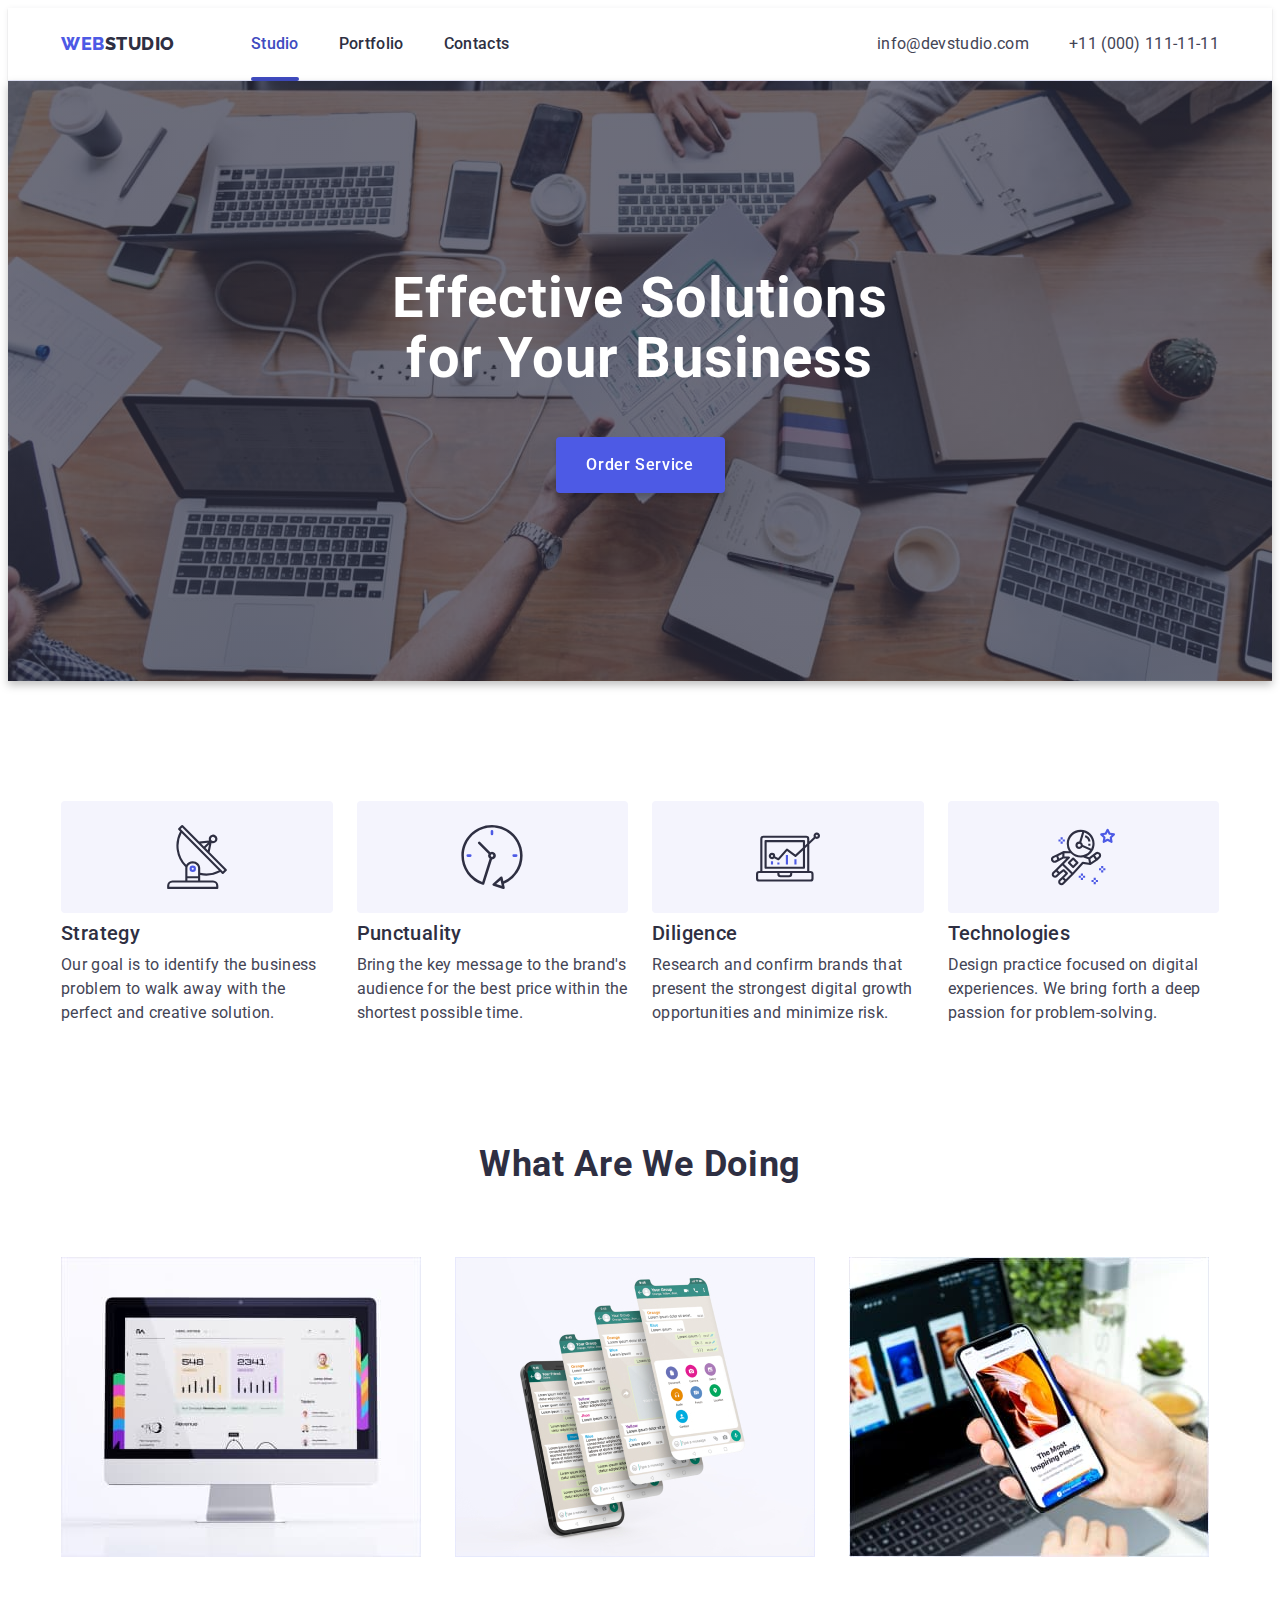
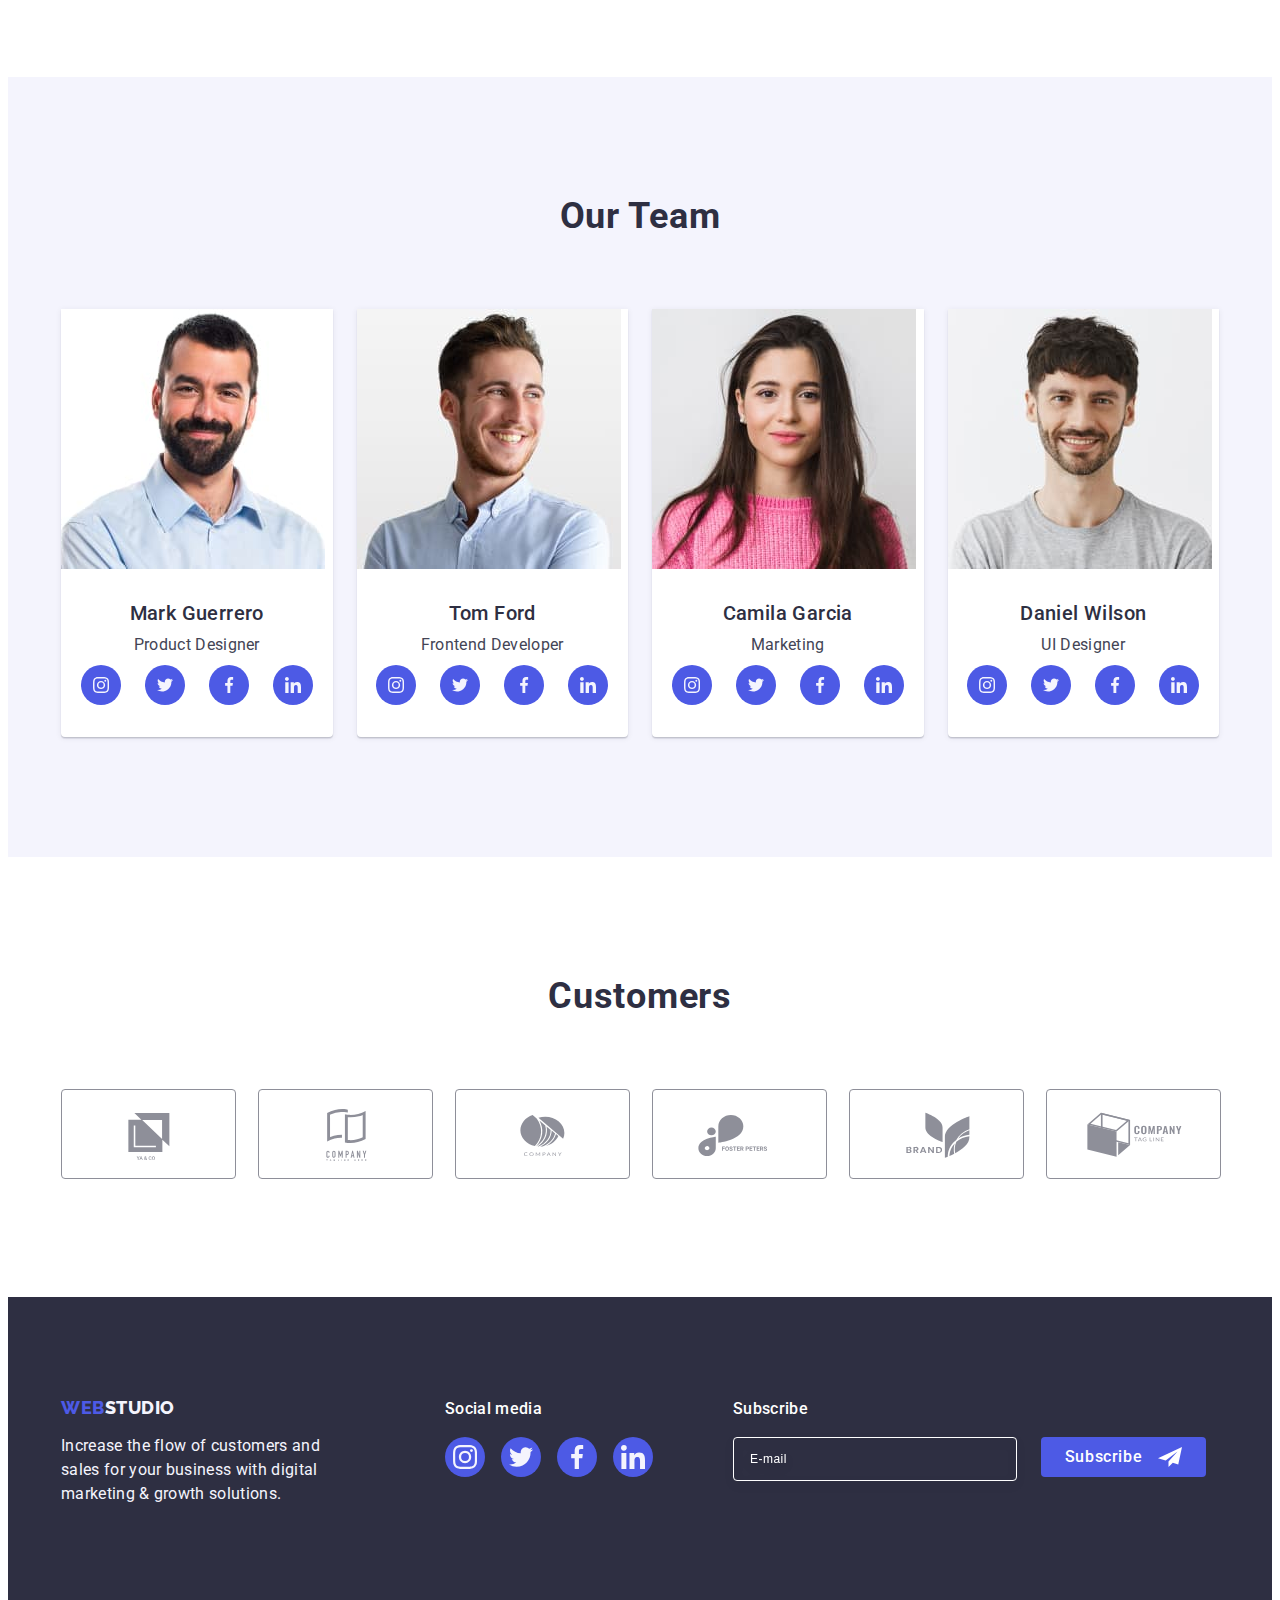
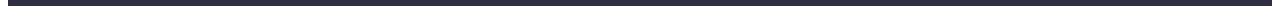
<file: index.html>
<!DOCTYPE html>
<html lang="en">
  <head>
    <meta charset="UTF-8" />
    <meta http-equiv="X-UA-Compatible" content="IE=edge" />
    <meta name="viewport" content="width=device-width, initial-scale=1.0" />
    <title>Web Studio</title>
    <link rel="preconnect" href="https://fonts.googleapis.com" />
    <link rel="preconnect" href="https://fonts.gstatic.com" crossorigin />
    <link
      href="https://fonts.googleapis.com/css2?family=Raleway:wght@800&family=Roboto:wght@400;500;700;900&display=swap"
      rel="stylesheet"
    />
    <link
      rel="stylesheet"
      href="https://cdnjs.cloudflare.com/ajax/libs/modern-normalize/2.0.0/modern-normalize.min.css"
      integrity="sha512-4xo8blKMVCiXpTaLzQSLSw3KFOVPWhm/TRtuPVc4WG6kUgjH6J03IBuG7JZPkcWMxJ5huwaBpOpnwYElP/m6wg=="
      crossorigin="anonymous"
      referrerpolicy="no-referrer"
    />
    <link rel="stylesheet" href="./css/styles.css" />
  </head>

  <body>
    <header class="header">
      <div class="container header-container">
        <nav class="header-nav">
          <a href="./index.html" class="logo link"
            >Web<span class="logo-studio-link">Studio</span></a
          >
          <ul class="header-list list">
            <li class="header-item">
              <a class="header-link link current" href="./index.html">Studio</a>
            </li>
            <li class="header-item">
              <a class="header-link link" href="./portfolio.html">Portfolio</a>
            </li>
            <li class="header-item">
              <a class="header-link link" href="">Contacts</a>
            </li>
          </ul>
        </nav>
        <address class="header-address">
          <ul class="header-address-list list">
            <li class="header-address-item">
              <a class="header-address-link link" href="./info@devstudio.com"
                >info@devstudio.com</a
              >
            </li>
            <li>
              <a class="header-address-link link" href="tel:+110001111111"
                >+11 (000) 111-11-11</a
              >
            </li>
          </ul>
        </address>
      </div>
    </header>

    <main>
      <section class="title-section">
        <div class="container main-container">
          <h1 class="main-page-title">Effective Solutions for Your Business</h1>
          <button type="button" class="btn-order" data-modal-open>
            Order Service
          </button>
        </div>
      </section>

      <section class="information">
        <div class="container information-container">
          <h2 class="visually-hidden">Our benefits</h2>
          <ul class="main-list list">
            <li class="main-item">
              <div class="information-icon">
                <svg class="information-logo" width="64" height="64">
                  <use href="./images/icons.svg#icon-antenna"></use>
                </svg>
              </div>
              <h3 class="title-menu">Strategy</h3>
              <p class="paragraph">
                Our goal is to identify the business problem to walk away with
                the perfect and creative solution.
              </p>
            </li>

            <li class="main-item">
              <div class="information-icon">
                <svg class="information-logo" width="64" height="64">
                  <use href="./images/icons.svg#icon-clock"></use>
                </svg>
              </div>
              <h3 class="title-menu">Punctuality</h3>
              <p class="paragraph">
                Bring the key message to the brand's audience for the best price
                within the shortest possible time.
              </p>
            </li>

            <li class="main-item">
              <div class="information-icon">
                <svg class="information-logo" width="64" height="64">
                  <use href="./images/icons.svg#icon-diagram"></use>
                </svg>
              </div>
              <h3 class="title-menu">Diligence</h3>
              <p class="paragraph">
                Research and confirm brands that present the strongest digital
                growth opportunities and minimize risk.
              </p>
            </li>

            <li class="main-item">
              <div class="information-icon">
                <svg class="information-logo" width="64" height="64">
                  <use href="./images/icons.svg#icon-astronaut"></use>
                </svg>
              </div>
              <h3 class="title-menu">Technologies</h3>
              <p class="paragraph">
                Design practice focused on digital experiences. We bring forth a
                deep passion for problem-solving.
              </p>
            </li>
          </ul>
        </div>
      </section>

      <section class="section-img">
        <div class="container container-img">
          <h2 class="subtitle-main-page">What are we doing</h2>
          <ul class="subtitle-list list">
            <li class="subtitle-item">
              <img
                class="img-mane-page"
                src="./images/computer.jpg"
                alt="computer"
                width="360"
                height="300"
              />
            </li>
            <li class="subtitle-item">
              <img
                class="img-mane-page"
                src="./images/phone.jpg"
                alt="phone"
                width="360"
                height="300"
              />
            </li>
            <li class="subtitle-item">
              <img
                class="img-mane-page"
                src="./images/phone-computer.jpg"
                alt="phone-computer"
                width="360"
                height="300"
              />
            </li>
          </ul>
        </div>
      </section>

      <section class="section-team">
        <div class="container container-team">
          <h2 class="desc-menu">Our Team</h2>
          <ul class="section-team-list list">
            <li class="images-photo">
              <img src="./images/mark.jpg" alt="Mark Guerrero" width="264" />
              <div class="name-specialty">
                <h3 class="name">Mark Guerrero</h3>
                <p class="specialty">Product Designer</p>
                <ul class="team-soc-list list">
                  <li class="team-soc-item">
                    <a
                      href="https://www.instagram.com/"
                      class="team-soc-link link"
                      target="_blank"
                      rel="noopener noreferrer"
                    >
                      <svg class="team-icon" width="16" height="16">
                        <use href="./images/icons.svg#icon-instagram"></use>
                      </svg>
                    </a>
                  </li>
                  <li class="team-soc-item">
                    <a
                      href="https://twitter.com/"
                      class="team-soc-link link"
                      target="_blank"
                      rel="noopener noreferrer"
                    >
                      <svg class="team-icon" width="16" height="16">
                        <use href="./images/icons.svg#icon-twitter"></use>
                      </svg>
                    </a>
                  </li>
                  <li class="team-soc-item">
                    <a
                      href="https://www.facebook.com/"
                      class="team-soc-link link"
                      target="_blank"
                      rel="noopener noreferrer"
                    >
                      <svg class="team-icon" width="16" height="16">
                        <use href="./images/icons.svg#icon-facebook"></use>
                      </svg>
                    </a>
                  </li>
                  <li class="team-soc-item">
                    <a
                      href="https://www.linkedin.com/"
                      class="team-soc-link link"
                      target="_blank"
                      rel="noopener noreferrer"
                    >
                      <svg class="team-icon" width="16" height="16">
                        <use href="./images/icons.svg#icon-linkedin"></use>
                      </svg>
                    </a>
                  </li>
                </ul>
              </div>
            </li>

            <li class="images-photo">
              <img src="./images/tom.jpg" alt="Tom Ford" width="264" />
              <div class="name-specialty">
                <h3 class="name">Tom Ford</h3>
                <p class="specialty">Frontend Developer</p>
                <ul class="team-soc-list list">
                  <li class="team-soc-item">
                    <a
                      href="https://www.instagram.com/"
                      class="team-soc-link link"
                      target="_blank"
                      rel="noopener noreferrer"
                    >
                      <svg class="team-icon" width="16" height="16">
                        <use
                          href="./images/icons.svg#icon-instagram"
                        ></use></svg
                    ></a>
                  </li>
                  <li class="team-soc-item">
                    <a
                      href="https://twitter.com/"
                      class="team-soc-link link"
                      target="_blank"
                      rel="noopener noreferrer"
                    >
                      <svg class="team-icon" width="16" height="16">
                        <use href="./images/icons.svg#icon-twitter"></use>
                      </svg>
                    </a>
                  </li>
                  <li class="team-soc-item">
                    <a
                      href="https://www.facebook.com/"
                      class="team-soc-link link"
                      target="_blank"
                      rel="noopener noreferrer"
                    >
                      <svg class="team-icon" width="16" height="16">
                        <use href="./images/icons.svg#icon-facebook"></use>
                      </svg>
                    </a>
                  </li>
                  <li class="team-soc-item">
                    <a
                      href="https://www.linkedin.com/"
                      class="team-soc-link link"
                      target="_blank"
                      rel="noopener noreferrer"
                    >
                      <svg class="team-icon" width="16" height="16">
                        <use href="./images/icons.svg#icon-linkedin"></use>
                      </svg>
                    </a>
                  </li>
                </ul>
              </div>
            </li>

            <li class="images-photo">
              <img src="./images/camila.jpg" alt="Camila Garcia" width="264" />
              <div class="name-specialty">
                <h3 class="name">Camila Garcia</h3>
                <p class="specialty">Marketing</p>
                <ul class="team-soc-list list">
                  <li class="team-soc-item">
                    <a
                      href="https://www.instagram.com/"
                      class="team-soc-link link"
                      target="_blank"
                      rel="noopener noreferrer"
                    >
                      <svg class="team-icon" width="16" height="16">
                        <use
                          href="./images/icons.svg#icon-instagram"
                        ></use></svg
                    ></a>
                  </li>
                  <li class="team-soc-item">
                    <a
                      href="https://twitter.com/"
                      class="team-soc-link link"
                      target="_blank"
                      rel="noopener noreferrer"
                    >
                      <svg class="team-icon" width="16" height="16">
                        <use href="./images/icons.svg#icon-twitter"></use>
                      </svg>
                    </a>
                  </li>
                  <li class="team-soc-item">
                    <a
                      href="https://www.facebook.com/"
                      class="team-soc-link link"
                      target="_blank"
                      rel="noopener noreferrer"
                    >
                      <svg class="team-icon" width="16" height="16">
                        <use href="./images/icons.svg#icon-facebook"></use>
                      </svg>
                    </a>
                  </li>
                  <li class="team-soc-item">
                    <a
                      href="https://www.linkedin.com/"
                      class="team-soc-link link"
                      target="_blank"
                      rel="noopener noreferrer"
                    >
                      <svg class="team-icon" width="16" height="16">
                        <use href="./images/icons.svg#icon-linkedin"></use>
                      </svg>
                    </a>
                  </li>
                </ul>
              </div>
            </li>

            <li class="images-photo">
              <img src="./images/daniel.jpg" alt="Daniel Wilson" width="264" />
              <div class="name-specialty">
                <h3 class="name">Daniel Wilson</h3>
                <p class="specialty">UI Designer</p>
                <ul class="team-soc-list list">
                  <li class="team-soc-item">
                    <a
                      href="https://www.instagram.com/"
                      class="team-soc-link link"
                      target="_blank"
                      rel="noopener noreferrer"
                    >
                      <svg class="team-icon" width="16" height="16">
                        <use href="./images/icons.svg#icon-instagram"></use>
                      </svg>
                    </a>
                  </li>
                  <li class="team-soc-item">
                    <a
                      href="https://twitter.com/"
                      class="team-soc-link link"
                      target="_blank"
                      rel="noopener noreferrer"
                    >
                      <svg class="team-icon" width="16" height="16">
                        <use href="./images/icons.svg#icon-twitter"></use>
                      </svg>
                    </a>
                  </li>
                  <li class="team-soc-item">
                    <a
                      href="https://www.facebook.com/"
                      class="team-soc-link link"
                      target="_blank"
                      rel="noopener noreferrer"
                    >
                      <svg class="team-icon" width="16" height="16">
                        <use href="./images/icons.svg#icon-facebook"></use>
                      </svg>
                    </a>
                  </li>
                  <li class="team-soc-item">
                    <a
                      href="https://www.linkedin.com/"
                      class="team-soc-link link"
                      target="_blank"
                      rel="noopener noreferrer"
                    >
                      <svg class="team-icon" width="16" height="16">
                        <use href="./images/icons.svg#icon-linkedin"></use>
                      </svg>
                    </a>
                  </li>
                </ul>
              </div>
            </li>
          </ul>
        </div>
      </section>

      <section class="customers">
        <div class="container container-customers">
          <h2 class="customers-title">Customers</h2>
          <ul class="customers-list list">
            <li class="customers-item">
              <a
                href=""
                class="customers-link link"
                target="_blank"
                rel="noopeener noreferrer"
              >
                <svg class="customers-icon" width="104" height="56">
                  <use href="./images/icons.svg#icon-logo-1"></use>
                </svg>
              </a>
            </li>
            <li class="customers-item">
              <a
                href=""
                class="customers-link link"
                target="_blank"
                rel="noopeener noreferrer"
              >
                <svg class="customers-icon" width="104" height="56">
                  <use href="./images/icons.svg#icon-logo-2"></use>
                </svg>
              </a>
            </li>
            <li class="customers-item">
              <a
                href=""
                class="customers-link link"
                target="_blank"
                rel="noopeener noreferrer"
              >
                <svg class="customers-icon" width="104" height="56">
                  <use href="./images/icons.svg#icon-logo-3"></use>
                </svg>
              </a>
            </li>
            <li class="customers-item">
              <a
                href=""
                class="customers-link link"
                target="_blank"
                rel="noopeener noreferrer"
              >
                <svg class="customers-icon" width="104" height="56">
                  <use href="./images/icons.svg#icon-logo-4"></use>
                </svg>
              </a>
            </li>
            <li class="customers-item">
              <a
                href=""
                class="customers-link link"
                target="_blank"
                rel="noopeener noreferrer"
              >
                <svg class="customers-icon" width="104" height="56">
                  <use href="./images/icons.svg#icon-logo-5"></use>
                </svg>
              </a>
            </li>
            <li class="customers-item">
              <a
                href=""
                class="customers-link link"
                target="_blank"
                rel="noopeener noreferrer"
              >
                <svg class="customers-icon" width="104" height="56">
                  <use href="./images/icons.svg#icon-logo-6"></use>
                </svg>
              </a>
            </li>
          </ul>
        </div>
      </section>
    </main>

    <footer class="closing">
      <div class="container footer-container">
        <div class="footer-content">
          <a class="logo-ft link" href="./index.html"
            >Web<span class="logo-studio">Studio</span></a
          >
          <p class="paragraph-ft">
            Increase the flow of customers and sales for your business with
            digital marketing & growth solutions.
          </p>
        </div>
        <div class="footer-scl">
          <p class="footer-subtitle">Social media</p>
          <ul class="footer-scl-list list">
            <li class="footer-scl-item">
              <a
                href="https://www.instagram.com/"
                class="footer-scl-link link"
                target="_blank"
                rel="noopeener noreferrer"
              >
                <svg class="footer-icon" width="24" height="24">
                  <use href="./images/icons.svg#icon-instagram"></use>
                </svg>
              </a>
            </li>
            <li class="footer-scl-item">
              <a
                href="https://twitter.com/"
                class="footer-scl-link link"
                target="_blank"
                rel="noopeener noreferrer"
              >
                <svg class="footer-icon" width="24" height="24">
                  <use href="./images/icons.svg#icon-twitter"></use>
                </svg>
              </a>
            </li>
            <li class="footer-scl-item">
              <a
                href="https://www.facebook.com/"
                class="footer-scl-link link"
                target="_blank"
                rel="noopeener noreferrer"
              >
                <svg class="footer-icon" width="24" height="24">
                  <use href="./images/icons.svg#icon-facebook"></use>
                </svg>
              </a>
            </li>
            <li class="footer-scl-item">
              <a
                href="https://www.linkedin.com/"
                class="footer-scl-link link"
                target="_blank"
                rel="noopeener noreferrer"
              >
                <svg class="footer-icon" width="24" height="24">
                  <use href="./images/icons.svg#icon-linkedin"></use>
                </svg>
              </a>
            </li>
          </ul>
        </div>
        <div class="modal-footer">
          <p class="modal-footer-title">Subscribe</p>
          <form class="footer-form">
            <label class="footer-label">
              <input
                name="footer-email"
                type="email"
                placeholder="E-mail"
                class="footer-input"
              />
            </label>
            <button type="submit" class="footer-modal-btn">
              Subscribe
              <svg class="footer-modal-icon" width="24" height="24">
                <use href="./images/icons.svg#icon-footer-frame"></use>
              </svg>
            </button>
          </form>
        </div>
      </div>
    </footer>

    <div class="backdrop is-hidden" data-modal>
      <div class="modal">
        <button type="button" class="modal-close" data-modal-close>
          <svg class="modal-close-icon" width="8" height="8">
            <use href="./images/icons.svg#icon-close-black"></use>
          </svg>
        </button>
        <p class="modal-title">Leave your contacts and we will call you back</p>
        <form class="modal-form">
          <div class="modal-field">
            <label for="user-name" class="input-label">Name</label>
            <div class="input-wrap">
              <input
                id="user-name"
                type="text"
                name="user-name"
                class="modal-input"
                required
                minlength="3"
              />
              <svg class="modal-icon" width="18" height="24">
                <use href="./images/icons.svg#icon-person"></use>
              </svg>
            </div>
          </div>

          <div class="modal-field">
            <label for="user-tel" class="input-label">Phone</label>
            <div class="input-wrap">
              <input
                id="user-tel"
                type="text"
                name="user-tel"
                class="modal-input"
                required
              />
              <svg class="modal-icon" width="18" height="24">
                <use href="./images/icons.svg#icon-modal-phone"></use>
              </svg>
            </div>
          </div>

          <div class="modal-field">
            <label for="user-email" class="input-label">Email</label>
            <div class="input-wrap">
              <input
                id="user-email"
                type="text"
                name="user-email"
                class="modal-input"
                required
              />
              <svg class="modal-icon" width="18" height="24">
                <use href="./images/icons.svg#icon-email"></use>
              </svg>
            </div>
          </div>

          <div class="modal-field-comment">
            <label for="user-comment" class="input-label">Comment</label>
            <textarea
              id="user-comment"
              name="user-comment"
              placeholder="Text input"
              class="modal-comment"
            ></textarea>
          </div>

          <div class="modal-checkbox">
            <input
              type="checkbox"
              id="user-privacy"
              value="true"
              name="user-privacy"
              class="modal-checkbox-field visually-hidden"
            />
            <label for="user-privacy" class="checkbox-label">
              <span class="chexbox-field">
                <svg class="checkbox-icon" width="10" height="8">
                  <use href="./images/icons.svg#icon-check"></use>
                </svg>
              </span>
              I accept the terms and conditions of the
              <a href="#" class="checkbox-link">Privacy Policy</a>
            </label>
          </div>

          <button type="submit" class="modal-btn">Send</button>
        </form>
      </div>
    </div>
    <script src="./js/modal.js"></script>
  </body>
</html>
</file>
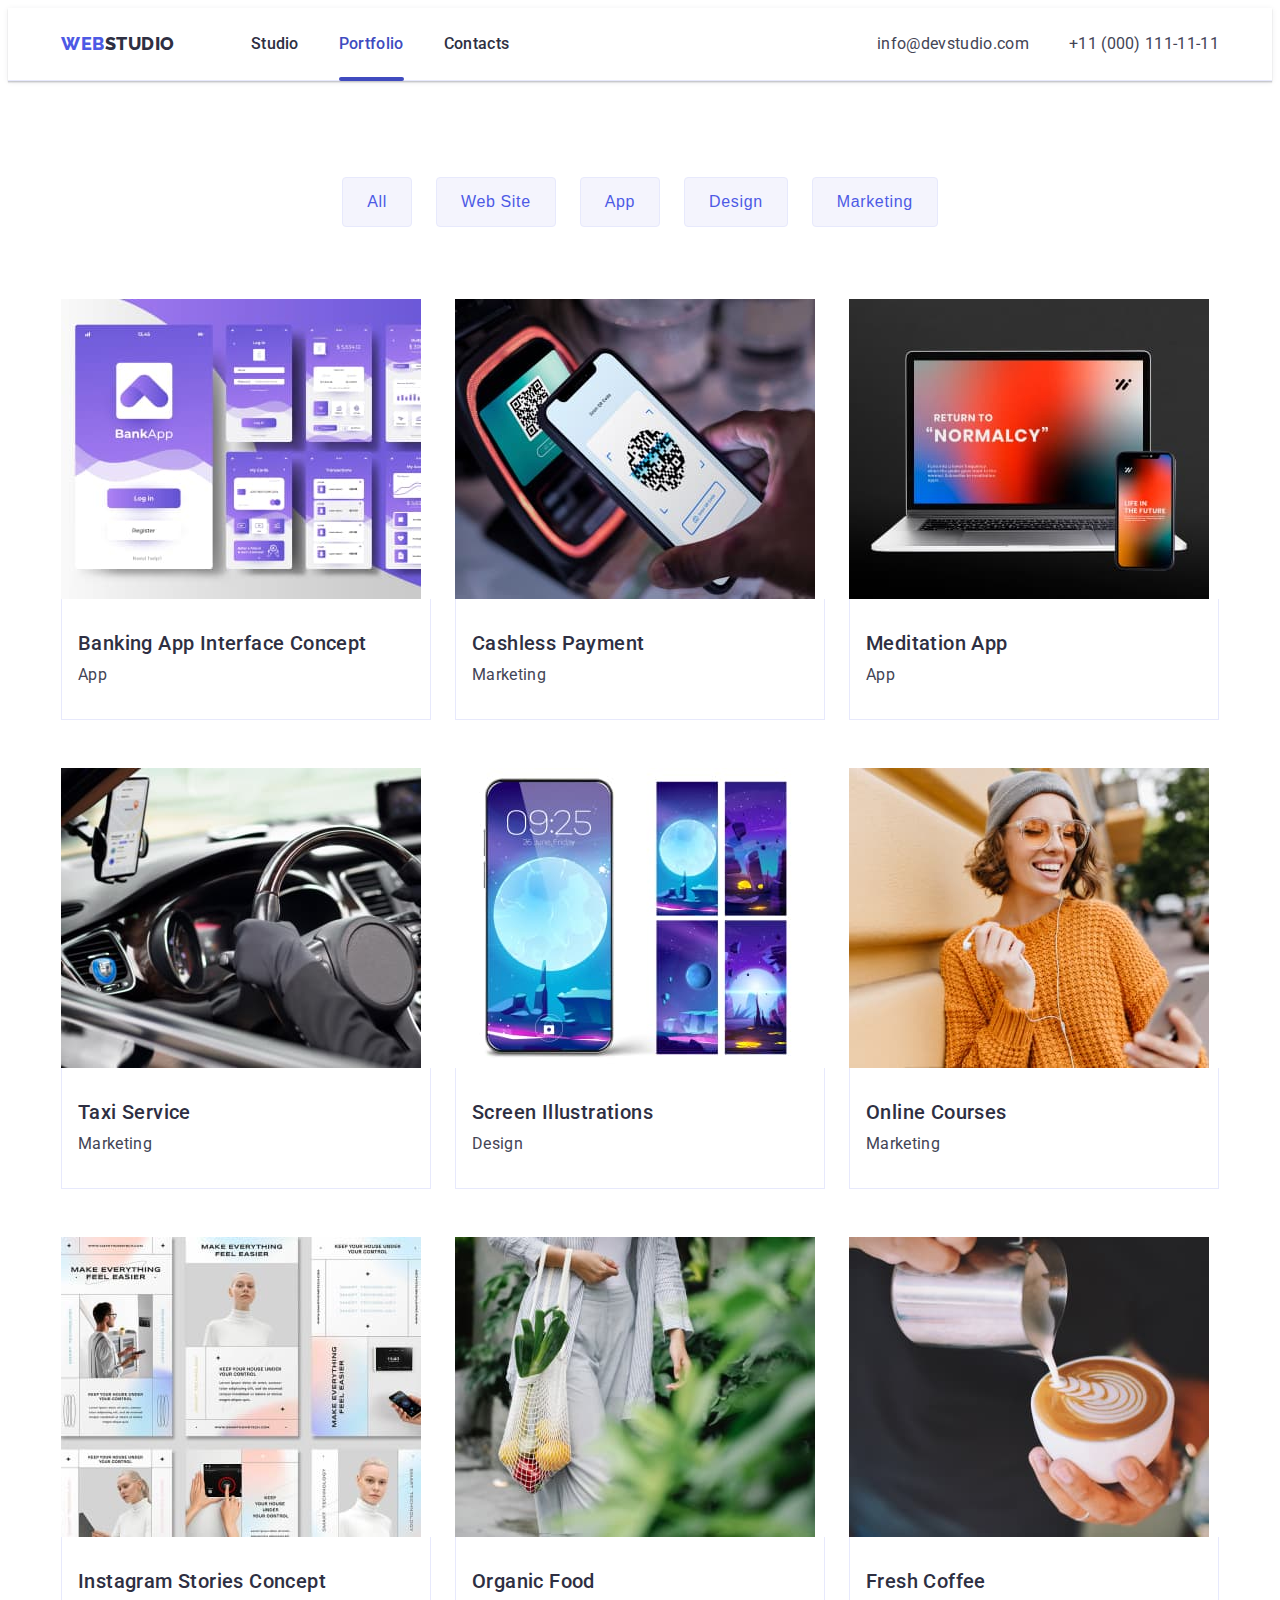
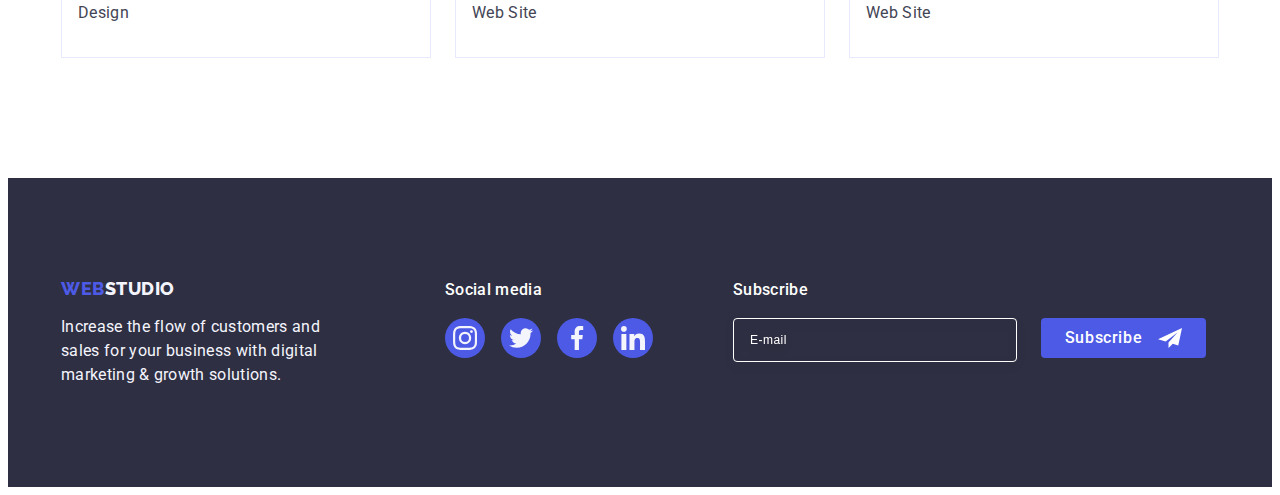
<file: portfolio.html>
<!DOCTYPE html>
<html lang="en">
  <head>
    <meta charset="UTF-8" />
    <meta http-equiv="X-UA-Compatible" content="IE=edge" />
    <meta name="viewport" content="width=device-width, initial-scale=1.0" />
    <title>WebStudio</title>
    <link rel="preconnect" href="https://fonts.googleapis.com" />
    <link rel="preconnect" href="https://fonts.gstatic.com" crossorigin />
    <link
      href="https://fonts.googleapis.com/css2?family=Raleway:wght@800&family=Roboto:wght@400;500;700;900&display=swap"
      rel="stylesheet"
    />
    <link
      rel="stylesheet"
      href="https://cdnjs.cloudflare.com/ajax/libs/modern-normalize/2.0.0/modern-normalize.min.css"
      integrity="sha512-4xo8blKMVCiXpTaLzQSLSw3KFOVPWhm/TRtuPVc4WG6kUgjH6J03IBuG7JZPkcWMxJ5huwaBpOpnwYElP/m6wg=="
      crossorigin="anonymous"
      referrerpolicy="no-referrer"
    />
    <link rel="stylesheet" href="./css/styles.css" />
  </head>

  <body class="body">
    <header class="header">
      <div class="container header-container">
        <nav class="header-nav">
          <a href="./index.html" class="logo link"
            >Web<span class="logo-studio-link">Studio</span></a
          >
          <ul class="header-list list">
            <li class="header-item">
              <a class="header-link link" href="./index.html">Studio</a>
            </li>
            <li class="header-item">
              <a class="header-link link current" href="./portfolio.html"
                >Portfolio</a
              >
            </li>
            <li class="header-item">
              <a class="header-link link" href="">Contacts</a>
            </li>
          </ul>
        </nav>
        <address class="header-address">
          <ul class="header-address-list list">
            <li class="header-address-item">
              <a class="header-address-link link" href="./info@devstudio.com"
                >info@devstudio.com</a
              >
            </li>
            <li>
              <a class="header-address-link link" href="tel:+110001111111"
                >+11 (000) 111-11-11</a
              >
            </li>
          </ul>
        </address>
      </div>
    </header>

    <main>
      <section class="portfolio-page">
        <div class="container portfolio-container">
          <h1 class="visually-hidden">studing</h1>

          <ul class="portfolio-list list">
            <li><button type="button" class="portfolio-btn">All</button></li>
            <li>
              <button type="button" class="portfolio-btn">Web Site</button>
            </li>
            <li><button type="button" class="portfolio-btn">App</button></li>
            <li><button type="button" class="portfolio-btn">Design</button></li>
            <li>
              <button type="button" class="portfolio-btn">Marketing</button>
            </li>
          </ul>

          <ul class="portfolio-img-list list">
            <li class="portfolio-item">
              <a href="./portfolio.html" class="portfolio-img-link link">
                <div class="portfolio-cover">
                  <img
                    src="./images/portfolio-img-1.jpg"
                    alt="banking app interface concept"
                    width="360"
                    height="300"
                  />
                  <p class="portfolio-cover-text">
                    14 Stylish and User-Friendly App Design Concepts · Task
                    Manager App · Calorie Tracker App · Exotic Fruit Ecommerce
                    App · Cloud Storage App
                  </p>
                </div>
                <div class="container-link">
                  <h2 class="title">Banking App Interface Concept</h2>
                  <p class="subtitle">App</p>
                </div>
              </a>
            </li>

            <li class="portfolio-item">
              <a href="./portfolio.html" class="portfolio-img-link link">
                <div class="portfolio-cover">
                  <img
                    src="./images/portfolio-img-2.jpg"
                    alt="banking app interface concept"
                    width="360"
                    height="300"
                  />
                  <p class="portfolio-cover-text">
                    14 Stylish and User-Friendly App Design Concepts · Task
                    Manager App · Calorie Tracker App · Exotic Fruit Ecommerce
                    App · Cloud Storage App
                  </p>
                </div>
                <div class="container-link">
                  <h2 class="title">Cashless Payment</h2>
                  <p class="subtitle">Marketing</p>
                </div>
              </a>
            </li>

            <li class="portfolio-item">
              <a href="./portfolio.html" class="portfolio-img-link link">
                <div class="portfolio-cover">
                  <img
                    src="./images/portfolio-img-3.jpg"
                    alt="banking app interface concept"
                    width="360"
                    height="300"
                  />
                  <p class="portfolio-cover-text">
                    14 Stylish and User-Friendly App Design Concepts · Task
                    Manager App · Calorie Tracker App · Exotic Fruit Ecommerce
                    App · Cloud Storage App
                  </p>
                </div>
                <div class="container-link">
                  <h2 class="title">Meditation App</h2>
                  <p class="subtitle">App</p>
                </div>
              </a>
            </li>

            <li class="portfolio-item">
              <a href="./portfolio.html" class="portfolio-img-link link">
                <div class="portfolio-cover">
                  <img
                    src="./images/portfolio-img-4.jpg"
                    alt="banking app interface concept"
                    width="360"
                    height="300"
                  />
                  <p class="portfolio-cover-text">
                    14 Stylish and User-Friendly App Design Concepts · Task
                    Manager App · Calorie Tracker App · Exotic Fruit Ecommerce
                    App · Cloud Storage App
                  </p>
                </div>
                <div class="container-link">
                  <h2 class="title">Taxi Service</h2>
                  <p class="subtitle">Marketing</p>
                </div>
              </a>
            </li>

            <li class="portfolio-item">
              <a href="./portfolio.html" class="portfolio-img-link link">
                <div class="portfolio-cover">
                  <img
                    src="./images/portfolio-img-5.jpg"
                    alt="banking app interface concept"
                    width="360"
                    height="300"
                  />
                  <p class="portfolio-cover-text">
                    14 Stylish and User-Friendly App Design Concepts · Task
                    Manager App · Calorie Tracker App · Exotic Fruit Ecommerce
                    App · Cloud Storage App
                  </p>
                </div>
                <div class="container-link">
                  <h2 class="title">Screen Illustrations</h2>
                  <p class="subtitle">Design</p>
                </div>
              </a>
            </li>

            <li class="portfolio-item">
              <a href="./portfolio.html" class="portfolio-img-link link">
                <div class="portfolio-cover">
                  <img
                    src="./images/portfolio-img-6.jpg"
                    alt="banking app interface concept"
                    width="360"
                    height="300"
                  />
                  <p class="portfolio-cover-text">
                    14 Stylish and User-Friendly App Design Concepts · Task
                    Manager App · Calorie Tracker App · Exotic Fruit Ecommerce
                    App · Cloud Storage App
                  </p>
                </div>
                <div class="container-link">
                  <h2 class="title">Online Courses</h2>
                  <p class="subtitle">Marketing</p>
                </div>
              </a>
            </li>

            <li class="portfolio-item">
              <a href="./portfolio.html" class="portfolio-img-link link">
                <div class="portfolio-cover">
                  <img
                    src="./images/portfolio-img-7.jpg"
                    alt="banking app interface concept"
                    width="360"
                    height="300"
                  />
                  <p class="portfolio-cover-text">
                    14 Stylish and User-Friendly App Design Concepts · Task
                    Manager App · Calorie Tracker App · Exotic Fruit Ecommerce
                    App · Cloud Storage App
                  </p>
                </div>
                <div class="container-link">
                  <h2 class="title">Instagram Stories Concept</h2>
                  <p class="subtitle">Design</p>
                </div>
              </a>
            </li>

            <li class="portfolio-item">
              <a href="./portfolio.html" class="portfolio-img-link link">
                <div class="portfolio-cover">
                  <img
                    src="./images/portfolio-img-8.jpg"
                    alt="banking app interface concept"
                    width="360"
                    height="300"
                  />
                  <p class="portfolio-cover-text">
                    14 Stylish and User-Friendly App Design Concepts · Task
                    Manager App · Calorie Tracker App · Exotic Fruit Ecommerce
                    App · Cloud Storage App
                  </p>
                </div>
                <div class="container-link">
                  <h2 class="title">Organic Food</h2>
                  <p class="subtitle">Web Site</p>
                </div>
              </a>
            </li>

            <li class="portfolio-item">
              <a href="./portfolio.html" class="portfolio-img-link link">
                <div class="portfolio-cover">
                  <img
                    src="./images/portfolio-img-9.jpg"
                    alt="banking app interface concept"
                    width="360"
                    height="300"
                  />
                  <p class="portfolio-cover-text">
                    14 Stylish and User-Friendly App Design Concepts · Task
                    Manager App · Calorie Tracker App · Exotic Fruit Ecommerce
                    App · Cloud Storage App
                  </p>
                </div>
                <div class="container-link">
                  <h2 class="title">Fresh Coffee</h2>
                  <p class="subtitle">Web Site</p>
                </div>
              </a>
            </li>
          </ul>
        </div>
      </section>
    </main>

    <footer class="closing">
      <div class="container footer-container">
        <div class="footer-content">
          <a class="logo-ft link" href="./index.html"
            >Web<span class="logo-studio">Studio</span></a
          >
          <p class="paragraph-ft">
            Increase the flow of customers and sales for your business with
            digital marketing & growth solutions.
          </p>
        </div>
        <div class="footer-scl">
          <p class="footer-subtitle">Social media</p>
          <ul class="footer-scl-list list">
            <li class="footer-scl-item">
              <a
                href="https://www.instagram.com/"
                class="footer-scl-link link"
                target="_blank"
                rel="noopeener noreferrer"
              >
                <svg class="footer-icon" width="24" height="24">
                  <use href="./images/icons.svg#icon-instagram"></use>
                </svg>
              </a>
            </li>
            <li class="footer-scl-item">
              <a
                href="https://twitter.com/"
                class="footer-scl-link link"
                target="_blank"
                rel="noopeener noreferrer"
              >
                <svg class="footer-icon" width="24" height="24">
                  <use href="./images/icons.svg#icon-twitter"></use>
                </svg>
              </a>
            </li>
            <li class="footer-scl-item">
              <a
                href="https://www.facebook.com/"
                class="footer-scl-link link"
                target="_blank"
                rel="noopeener noreferrer"
              >
                <svg class="footer-icon" width="24" height="24">
                  <use href="./images/icons.svg#icon-facebook"></use>
                </svg>
              </a>
            </li>
            <li class="footer-scl-item">
              <a
                href="https://www.linkedin.com/"
                class="footer-scl-link link"
                target="_blank"
                rel="noopeener noreferrer"
              >
                <svg class="footer-icon" width="24" height="24">
                  <use href="./images/icons.svg#icon-linkedin"></use>
                </svg>
              </a>
            </li>
          </ul>
        </div>
        <div class="modal-footer">
          <p class="modal-footer-title">Subscribe</p>
          <form class="footer-form">
            <label class="footer-label">
              <input
                name="footer-email"
                type="email"
                placeholder="E-mail"
                class="footer-input"
              />
            </label>
            <button type="submit" class="footer-modal-btn">
              Subscribe
              <svg class="footer-modal-icon" width="24" height="24">
                <use href="./images/icons.svg#icon-footer-frame"></use>
              </svg>
            </button>
          </form>
        </div>
      </div>
    </footer>
  </body>
</html>
</file>
<file: css/styles.css>
:root {
  --modal-backround-kolor: #fcfcfc;
  --header-backround: #ffffff;
  --image-backround: #2e2f42;
  --light-backround: #f4f4fd;
  --acent-color: #e7e9fc;
  --subtle-text: #8e8f99;
  --text: #434455;
  --pressed-state: #404bbf;
  --pimary-brand: #4d5ae5;
  --link-color: #31d0aa;
}

body {
  font-family: "Roboto", sans-serif;
  background: var(--header-backround);
  color: var(--text);
}
.list {
  list-style: none;
}
.link {
  text-decoration: none;
}
.visually-hidden {
  position: absolute;
  width: 1px;
  height: 1px;
  margin: -1px;
  border: 0;
  padding: 0;
  white-space: nowrap;
  clip-path: inset(100%);
  clip: rect(0 0 0 0);
  overflow: hidden;
}

p,
h1,
h2,
h3,
h4,
h5,
h6 {
  margin: 0;
}

ul,
ol {
  margin: 0;
  padding: 0;
}

img {
  display: block;
}

.container {
  /* outline: 1px solid red; */
  width: 1158px;
  padding-right: 15px;
  padding-left: 15px;
  margin: 0 auto;
}

/* HEADER */

.header {
  background-color: var(--header-backround);
  border-bottom: 1px solid #e7e9fc;
  box-shadow: 0px 2px 1px rgba(46, 47, 66, 0.08),
    0px 1px 1px rgba(46, 47, 66, 0.16), 0px 1px 6px rgba(46, 47, 66, 0.08);
}
.header-container {
  display: flex;
  align-items: center;
}
.header-nav {
  list-style: none;
  display: flex;
  align-items: center;
}
.logo {
  font-family: "Raleway", sans-serif;
  font-weight: 800;
  font-size: 18px;
  line-height: 1.17;
  letter-spacing: 0.03em;
  text-transform: uppercase;
  color: var(--pimary-brand);
  display: flex;
  align-items: center;
  margin-right: 76px;
}
.logo:hover {
  color: var(--pressed-state);
}
.logo-studio-link {
  color: var(--image-backround);
}
.header-list {
  display: flex;
  gap: 40px;
}
.header-item {
}
.header-link {
  font-weight: 500;
  font-size: 16px;
  line-height: 1.5;
  letter-spacing: 0.02em;
  color: var(--image-backround);
  display: block;
  padding: 24px 0;
  position: relative;
  transition: color 250ms cubic-bezier(0.4, 0, 0.2, 1);
}
.header-link:hover,
.header-link:focus,
.header-link.current {
  color: var(--pressed-state);
}
.header-link:after {
  content: "";
  position: absolute;
  left: 0;
  bottom: -1px;
  transform: scaleX(0);
  width: 100%;
  height: 4px;
  border-radius: 2px;
  background-color: var(--pressed-state);
  transition: 150ms linear;
}
.header-link:hover:after,
.header-link:focus:after,
.header-link.current:after {
  transform: scaleX(1);
}

.header-address {
  margin-left: auto;
}
.header-address-list {
  display: flex;
  margin-left: auto;
  gap: 40px;
}
.header-address-link {
  font-style: normal;
  font-size: 16px;
  line-height: 1.5;
  color: var(--text);
  letter-spacing: 0.02em;
  transition: color 250ms cubic-bezier(0.4, 0, 0.2, 1);
}
.header-address-link:hover,
.header-address-link:focus {
  color: var(--pressed-state);
}

/* MAIN */

.main-container {
}
.title-section {
  background: var(--image-backround);
  max-width: 1440px;
  padding: 188px 0;
  margin-left: auto;
  margin-right: auto;

  background-image: linear-gradient(
      rgba(46, 47, 66, 0.7),
      rgba(46, 47, 66, 0.7)
    ),
    url(../images/people-office-1.jpg);
  background-repeat: no-repeat;
  background-position: center;
  background-size: cover;
  filter: drop-shadow(0px 4px 4px rgba(0, 0, 0, 0.25));
}
.main-page-title {
  font-size: 56px;
  line-height: 1.07;
  text-align: center;
  letter-spacing: 0.02em;
  color: var(--header-backround);
  max-width: 496px;
  margin-left: auto;
  margin-right: auto;
}
.btn-order {
  font-family: "Roboto", sans-serif;
  background: var(--pimary-brand);
  font-weight: 500;
  font-size: 16px;
  line-height: 1.5;
  letter-spacing: 0.04em;
  color: var(--header-backround);
  cursor: pointer;
  display: block;
  margin: auto;
  min-width: 169px;
  height: 56px;
  border: none;
  border-radius: 4px;
  margin-top: 48px;
  box-shadow: 0px 4px 4px rgba(0, 0, 0, 0.15);
  transition: background-color 250ms cubic-bezier(0.4, 0, 0.2, 1);
}
.btn-order:hover {
  background-color: var(--pressed-state);
}
.btn-order:focus {
  background-color: var(--pressed-state);
}

.information {
  background: var(--header-backround);
  padding: 120px 0;
}
.information-container {
}
.main-list {
  display: flex;
  gap: 24px;
}
.information-icon {
  display: flex;
  align-items: center;
  justify-content: center;
  height: 112px;
  background-color: #f4f4fd;
  border-radius: 4px;
  margin-bottom: 8px;
}
.main-item {
  flex-basis: calc((100% - 72px) / 4);
}
.title-menu {
  font-weight: 500;
  font-size: 20px;
  line-height: 1.2;
  letter-spacing: 0.02em;
  color: var(--image-backround);
  margin-bottom: 8px;
}
.paragraph {
  font-size: 16px;
  line-height: 1.5;
  letter-spacing: 0.02em;
  color: var(--text);
}

.section-img {
  padding-bottom: 120px;
}
.container-img {
}

.subtitle-list {
  display: flex;
  gap: 24px;
}
.subtitle-item {
  width: calc((100% - 48px) / 3);
}
.subtitle-main-page {
  font-size: 36px;
  line-height: 1.11;
  text-align: center;
  letter-spacing: 0.02em;
  text-transform: capitalize;
  color: var(--image-backround);
  margin-bottom: 72px;
}

/* TEAM */

.section-team {
  background-color: var(--light-backround);
  padding: 120px 0;
}
.container-team {
}
.desc-menu {
  font-size: 36px;
  line-height: 1.11;
  text-align: center;
  letter-spacing: 0.02em;
  text-transform: capitalize;
  color: var(--image-backround);
  margin-bottom: 72px;
}
.section-team-list {
  display: flex;
  gap: 24px;
}
.name-specialty {
  padding: 32px 16px;
}

.images-photo {
  background: var(--header-backround);
  width: calc((100% - 3 * 24px) / 4);
  box-shadow: 0px 1px 6px rgba(46, 47, 66, 0.08),
    0px 1px 1px rgba(46, 47, 66, 0.16), 0px 2px 1px rgba(46, 47, 66, 0.08);
  border-radius: 0px 0px 4px 4px;
}
.name {
  font-weight: 500;
  font-size: 20px;
  line-height: 1.2;
  text-align: center;
  letter-spacing: 0.02em;
  color: var(--image-backround);
  text-align: center;
  margin-bottom: 8px;
}
.specialty {
  font-size: 16px;
  line-height: 1.5;
  text-align: center;
  letter-spacing: 0.02em;
  color: var(--text);
  text-align: center;
  margin-bottom: 8px;
}
.team-soc {
}
.team-soc-list {
  display: flex;
  justify-content: center;
  gap: 24px;
}
.team-soc-item {
  width: 40px;
  height: 40px;
}
.team-soc-link {
  width: 100%;
  height: 100%;
  background-color: var(--pimary-brand);
  border-radius: 50%;
  display: flex;
  align-items: center;
  justify-content: center;
  transition: background-color 250ms cubic-bezier(0.4, 0, 0.2, 1);
}
.team-soc-link:hover {
  background-color: var(--pressed-state);
}
.team-soc-link:focus {
  background-color: var(--pressed-state);
}
.team-icon {
  fill: #f4f4fd;
}

/* CUSTOMERS */

.customers {
  padding: 120px 0;
}
.container-customers {
}
.customers-title {
  font-weight: 700;
  font-size: 36px;
  line-height: 1.11;
  text-align: center;
  letter-spacing: 0.02em;
  text-transform: capitalize;
  color: var(--image-backround);
  margin-bottom: 72px;
}
.customers-list {
  display: flex;
  flex-direction: row;
  align-items: flex-start;
  padding: 0px;
  gap: 24px;
}
.customers-item {
  width: calc((100% - 120px) / 6);
  height: 88px;
}
.customers-link {
  width: 100%;
  height: 100%;
  border: 1px solid #8e8f99;
  border-radius: 4px;
  display: flex;
  align-items: center;
  justify-content: center;
  color: var(--subtle-text);
  transition: border-color 250ms cubic-bezier(0.4, 0, 0.2, 1),
    color 250ms cubic-bezier(0.4, 0, 0.2, 1);
}
.customers-link:hover {
  border-color: var(--pressed-state);
  color: var(--pressed-state);
}
.customers-link:focus {
  border-color: var(--pressed-state);
  color: var(--pressed-state);
}
.customers-icon {
  fill: currentColor;
}

/* FOOTER */

.closing {
  background: var(--image-backround);
  padding: 100px 0;
}
.footer-container {
  display: flex;
  align-items: baseline;
}
.footer-content {
  margin-right: 120px;
}
.logo-ft {
  font-family: "Raleway", sans-serif;
  font-weight: 800;
  font-size: 18px;
  line-height: 1.17;
  letter-spacing: 0.03em;
  text-transform: uppercase;
  color: var(--pimary-brand);
  display: inline-block;
  margin-bottom: 16px;
}
.logo-ft:hover {
  color: var(--pressed-state);
}
.logo-studio {
  color: var(--light-backround);
}
.paragraph-ft {
  font-size: 16px;
  line-height: 1.5;
  letter-spacing: 0.02em;
  color: var(--light-backround);
  max-width: 264px;
}
.footer-icon {
  fill: #f4f4fd;
}
.footer-scl {
}
.footer-subtitle {
  font-weight: 500;
  font-size: 16px;
  line-height: 1.5;
  letter-spacing: 0.02em;
  color: #ffffff;
  margin-bottom: 16px;
}
.footer-scl-list {
  display: flex;
  gap: 16px;
}
.footer-scl-item {
  width: 40px;
  height: 40px;
}
.footer-scl-link {
  width: 100%;
  height: 100%;
  background-color: var(--pimary-brand);
  border-radius: 50%;
  display: flex;
  align-items: center;
  justify-content: center;
  transition: background-color 250ms cubic-bezier(0.4, 0, 0.2, 1);
}
.footer-scl-link:hover,
.footer-scl-link:focus {
  background-color: var(--link-color);
}
.modal-footer {
  margin-left: 80px;
}
.modal-footer-title {
  font-weight: 500;
  font-size: 16px;
  line-height: 1.5;
  letter-spacing: 0.02em;
  color: var(--header-backround);
  margin-bottom: 16px;
}

.footer-form {
  display: flex;
  gap: 24px;
}

.footer-input {
  width: 264px;
  height: 40px;
  font-size: 12px;
  line-height: 1.5;
  letter-spacing: 0.04em;
  padding-left: 16px;
  border: 1px solid var(--header-backround);
  border-radius: 4px;
  filter: drop-shadow(0px 4px 4px rgba(0, 0, 0, 0.15));
  background-color: transparent;
  color: var(--header-backround);
}

.footer-input::placeholder {
  color: var(--header-backround);
}

.footer-modal-btn {
  font-family: "Roboto", sans-serif;
  font-weight: 500;
  font-size: 16px;
  line-height: 1.5;
  letter-spacing: 0.04em;
  min-width: 165px;
  height: 40px;
  display: flex;
  justify-content: center;
  align-items: center;
  color: var(--header-backround);
  background-color: var(--pimary-brand);
  cursor: pointer;
  border-radius: 4px;
  border: none;
  transition: background-color 250ms cubic-bezier(0.4, 0, 0.2, 1);
}

.footer-modal-btn:hover,
.footer-modal-btn:focus {
  background-color: var(--pressed-state);
}

.footer-modal-icon {
  margin-left: 16px;
}

/* MAIN PORTFOLIO */

.portfolio-page {
  padding-top: 96px;
  padding-bottom: 120px;
}
.portfolio-container {
}
.portfolio-list {
  display: flex;
  justify-content: center;
  gap: 24px;
  margin-bottom: 72px;
}
.portfolio-btn {
  background: var(--light-backround);
  border-radius: 4px;
  font-weight: 500;
  font-size: 16px;
  line-height: 1.5;
  letter-spacing: 0.04em;
  color: var(--pimary-brand);
  cursor: pointer;
  padding: 12px 24px;
  border: 1px solid #e7e9fc;
  transition: color 250ms cubic-bezier(0.4, 0, 0.2, 1),
    background-color 250ms cubic-bezier(0.4, 0, 0.2, 1),
    border-color 250ms cubic-bezier(0.4, 0, 0.2, 1),
    box-shadow 250ms cubic-bezier(0.4, 0, 0.2, 1);
}
.portfolio-btn:hover {
  color: var(--header-backround);
  background-color: var(--pressed-state);
  border: 1px solid transparent;
  box-shadow: 0px 3px 1px rgba(0, 0, 0, 0.1), 0px 2px 1px rgba(0, 0, 0, 0.08),
    0px 2px 2px rgba(0, 0, 0, 0.12);
}
.portfolio-btn:focus {
  color: var(--header-backround);
  background-color: var(--pressed-state);
  border: 1px solid transparent;
  box-shadow: 0px 3px 1px rgba(0, 0, 0, 0.1), 0px 2px 1px rgba(0, 0, 0, 0.08),
    0px 2px 2px rgba(0, 0, 0, 0.12);
}

.portfolio-img-list {
  display: flex;
  flex-wrap: wrap;
  column-gap: 24px;
  row-gap: 48px;
}
.portfolio-item {
  width: calc((100% - 48px) / 3);
}
.portfolio-img-link:hover .portfolio-cover-text {
  transform: translateY(0%);
}
.portfolio-img-link:focus .portfolio-cover-text {
  transform: translateY(0%);
}
.portfolio-img-link {
  display: block;
  transition: box-shadow 250ms cubic-bezier(0.4, 0, 0.2, 1);
}
.portfolio-img-link:hover,
.portfolio-img-link:focus {
  box-shadow: 0px 1px 6px rgba(46, 47, 66, 0.08),
    0px 1px 1px rgba(46, 47, 66, 0.16), 0px 2px 1px rgba(46, 47, 66, 0.08);
}

.portfolio-cover {
  position: relative;
  overflow: hidden;
}
.portfolio-cover-text {
  position: absolute;
  top: 0;
  font-size: 16px;
  line-height: 1.5;
  letter-spacing: 0.02em;
  color: var(--light-backround);
  padding: 40px 32px;
  background-color: var(--pimary-brand);
  height: 100%;
  width: 100%;
  transform: translateY(100%);
  transition: transform 250ms cubic-bezier(0.4, 0, 0.2, 1);
}

.container-link {
  padding: 32px 16px;
  border: 1px solid #e7e9fc;
  border-top: none;
}
.link-address {
  font-style: normal;
}
.title {
  font-weight: 500;
  font-size: 20px;
  line-height: 1.2;
  letter-spacing: 0.02em;
  color: var(--image-backround);
  margin-bottom: 8px;
}
.subtitle {
  font-weight: 400;
  font-size: 16px;
  line-height: 1.5;
  letter-spacing: 0.02em;
  color: var(--text);
}
.backdrop {
  position: fixed;
  width: 100%;
  height: 100%;
  background: rgba(46, 47, 66, 0.4);
  top: 0;
  transition: opacity 300ms linear, visibility 300ms linear;
}

/* MODAL-PAGE */

.backdrop {
  position: fixed;
  top: 0;
  left: 0;
  width: 100%;
  height: 100%;
  background-color: rgba(46, 47, 66, 0.4);
  transition: opacity 250ms cubic-bezier(0.4, 0, 0.2, 1),
    visibility 250ms cubic-bezier(0.4, 0, 0.2, 1);
}

.is-hidden {
  visibility: none;
  opacity: 0;
  pointer-events: none;
}

.modal {
  position: absolute;
  top: 50%;
  left: 50%;
  transform: translate(-50%, -50%) scale(1);
  width: 408px;
  min-height: 584px;
  background-color: var(--modal-backround-kolor);
  border-radius: 4px;
  padding: 72px 24px 24px 24px;
  box-shadow: 0px 1px 1px rgba(0, 0, 0, 0.14), 0px 1px 3px rgba(0, 0, 0, 0.12),
    0px 2px 1px rgba(0, 0, 0, 0.2);
  transition: transform 250ms cubic-bezier(0.4, 0, 0.2, 1);
}

.backdrop.is-hidden .modal {
  transform: translate(-50%, -50%) scaleY(0);
}

.modal-close {
  position: absolute;
  top: 24px;
  right: 24px;
  width: 24px;
  height: 24px;
  border-radius: 50%;
  display: flex;
  align-items: center;
  justify-content: center;
  background-color: var(--acent-color);
  border: 1px solid rgba(0, 0, 0, 0.1);
  padding: 0;
  transition: background-color 250ms cubic-bezier(0.4, 0, 0.2, 1),
    border 250ms cubic-bezier(0.4, 0, 0.2, 1);
  cursor: pointer;
}

.modal-close:hover,
.modal-close:focus {
  background-color: var(--pressed-state);
  border: none;
  fill: var(--header-backround);
}

.modal-close-icon {
  transition: fill 250ms cubic-bezier(0.4, 0, 0.2, 1);
}

.modal-title {
  font-weight: 500;
  font-size: 16px;
  line-height: 1.5;
  text-align: center;
  letter-spacing: 0.02em;
  color: #2e2f42;
  margin-bottom: 16px;
}
.modal-field {
  margin-bottom: 8px;
}
.input-label {
  font-size: 12px;
  line-height: 1.17;
  letter-spacing: 0.04em;
  color: var(--subtle-text);
  display: block;
  margin-bottom: 4px;
}
.input-wrap {
  position: relative;
}

.modal-input {
  width: 100%;
  height: 40px;
  border: 1px solid rgba(46, 47, 66, 0.4);
  border-radius: 4px;
  background-color: transparent;
  padding-left: 38px;
  outline: transparent;
  transition: border-color 250ms cubic-bezier(0.4, 0, 0.2, 1);
}
.modal-input:focus {
  border-color: var(--pimary-brand);
}
.modal-input:focus + .modal-icon {
  fill: var(--pimary-brand);
}

.modal-icon {
  position: absolute;
  left: 16px;
  top: 50%;
  transform: translateY(-50%);
  transition: fill 250ms cubic-bezier(0.4, 0, 0.2, 1);
}
.modal-icon {
  fill: var(--image-backround);
}

.modal-comment {
  width: 100%;
  height: 120px;
  font-size: 12px;
  line-height: 1.17;
  letter-spacing: 0.04em;
  color: rgba(46, 47, 66, 0.4);
  border: 1px solid rgba(46, 47, 66, 0.4);
  border-radius: 4px;
  background-color: transparent;
  padding: 8px 16px;
  outline: transparent;
  resize: none;
  transition: border-color 250ms cubic-bezier(0.4, 0, 0.2, 1);
}
.modal-comment:focus {
  border-color: var(--pimary-brand);
}

.modal-field-comment {
  margin-bottom: 16px;
}

.modal-checkbox {
  margin-bottom: 24px;
}

.checkbox-label {
  font-size: 12px;
  line-height: 1.17;
  letter-spacing: 0.04em;
  color: var(--subtle-text);
}

.chexbox-field {
  width: 16px;
  height: 16px;
  border: 1px solid rgba(46, 47, 66, 0.4);
  border-radius: 2px;
  transition: background-color 250ms cubic-bezier(0.4, 0, 0.2, 1),
    border 250ms cubic-bezier(0.4, 0, 0.2, 1),
    fill 250ms cubic-bezier(0.4, 0, 0.2, 1);
  display: inline-flex;
  align-items: center;
  justify-content: center;
  fill: transparent;
}

.modal-checkbox-field:checked + .checkbox-label span {
  background-color: var(--pressed-state);
  border: none;
  fill: var(--light-backround);
}
.modal-checkbox-field:focus + .checkbox-label span {
  border-color: var(--pressed-state);
}
.checkbox-link {
  color: var(--pimary-brand);
}

.modal-btn {
  font-family: "Roboto", sans-serif;
  font-weight: 500;
  font-size: 16px;
  line-height: 1.5;
  letter-spacing: 0.04em;
  color: var(--header-backround);
  background: var(--pimary-brand);
  min-width: 169px;
  height: 56px;
  display: block;
  margin: auto;
  cursor: pointer;
  border: none;
  border-radius: 4px;
  box-shadow: 0px 4px 4px rgba(0, 0, 0, 0.15);
  transition: background-color 250ms cubic-bezier(0.4, 0, 0.2, 1);
}

.modal-btn:hover,
.modal-btn:focus {
  background-color: var(--pressed-state);
}
</file>
